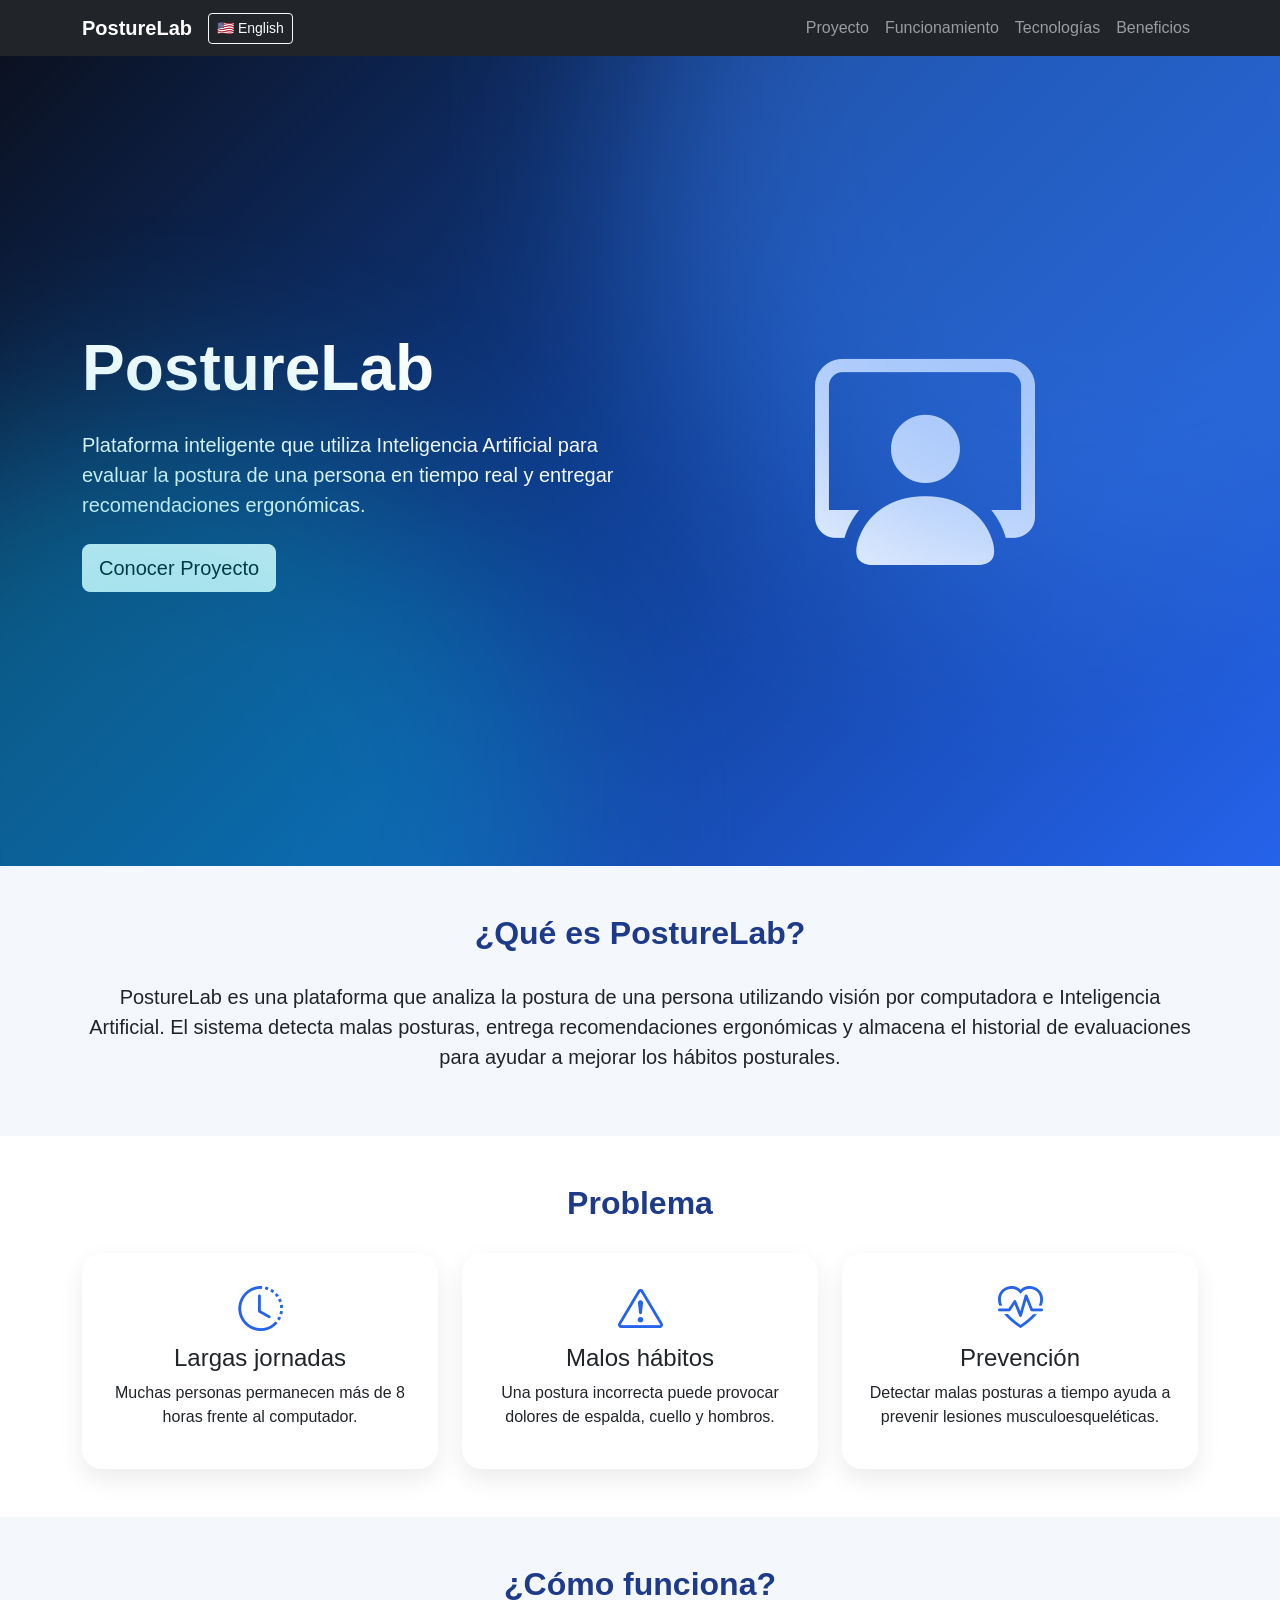
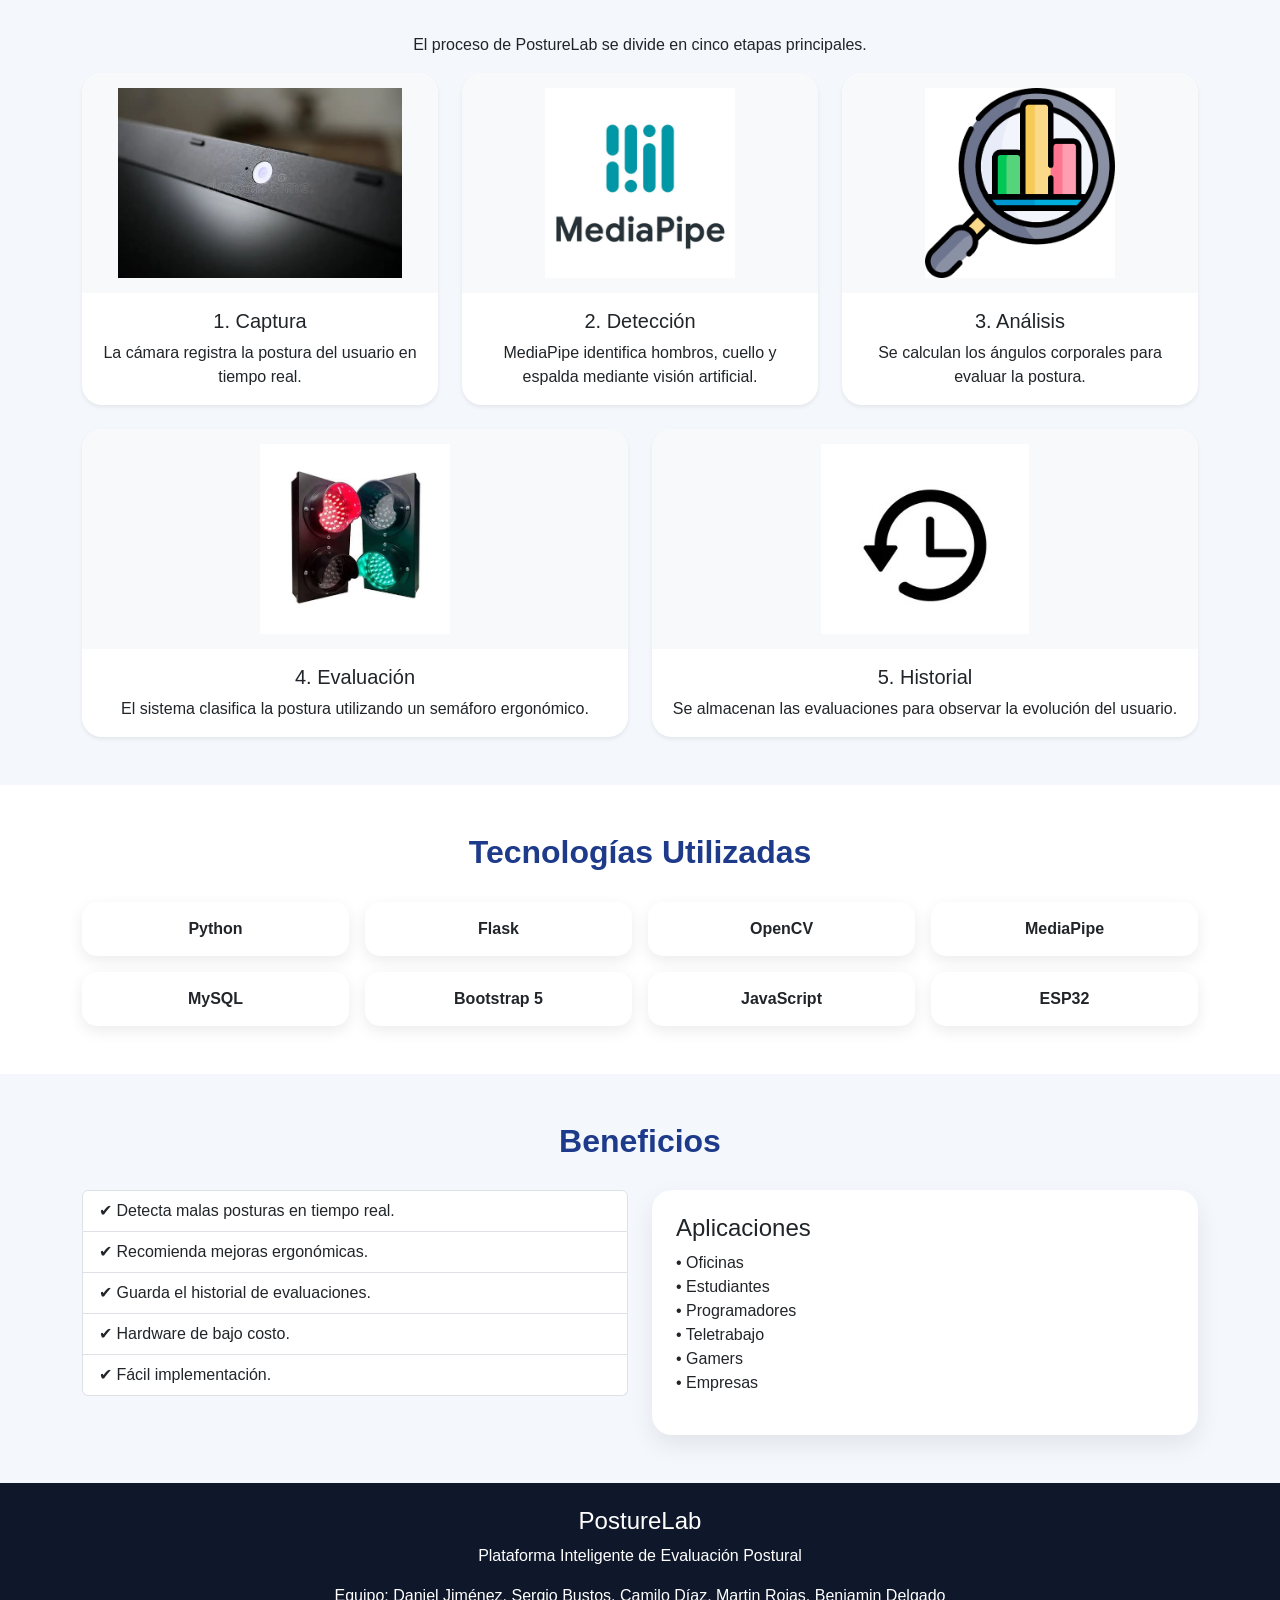
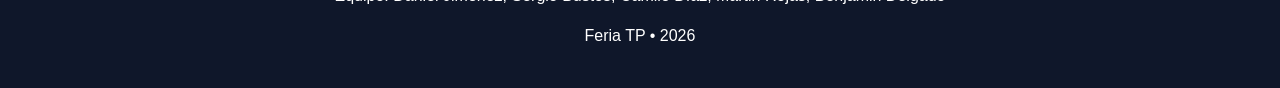
<file: PostureLab.html>
<!DOCTYPE html>
<html lang="es">

<head>
    <meta charset="UTF-8">
    <meta name="viewport" content="width=device-width, initial-scale=1.0">
    <title>PostureLab | Feria TP</title>

    <!-- Bootstrap -->
    <link href="https://cdn.jsdelivr.net/npm/bootstrap@5.3.3/dist/css/bootstrap.min.css" rel="stylesheet">
    <link rel="stylesheet" href="static/css/style.css">
    <!-- Bootstrap Icons -->
    <link rel="stylesheet" href="https://cdn.jsdelivr.net/npm/bootstrap-icons@1.11.3/font/bootstrap-icons.min.css">


</head>

<body>

    <!-- NAVBAR -->

    <nav class="navbar navbar-expand-lg navbar-dark bg-dark sticky-top">

        <div class="container">

            <div class="d-flex align-items-center">

                <a class="navbar-brand fw-bold me-3" href="#">
                    PostureLab
                </a>

                <button id="btnIdioma" class="btn btn-outline-light btn-sm">
                    🇺🇸 English
                </button>

            </div>

            <button class="navbar-toggler" data-bs-toggle="collapse" data-bs-target="#menu">
                <span class="navbar-toggler-icon"></span>
            </button>

            <div class="collapse navbar-collapse" id="menu">

                <ul class="navbar-nav ms-auto">

                    <li class="nav-item">
                        <a id="navProyecto" class="nav-link" href="#proyecto">Proyecto</a>
                    </li>

                    <li class="nav-item">
                        <a id="navFuncionamiento" class="nav-link" href="#funciona">Funcionamiento</a>
                    </li>

                    <li class="nav-item">
                        <a id="navTecnologias" class="nav-link" href="#tecnologias">Tecnologías</a>
                    </li>

                    <li class="nav-item">
                        <a id="navBeneficios" class="nav-link" href="#beneficios">Beneficios</a>
                    </li>

                </ul>

            </div>

        </div>

    </nav>

    <!-- HERO -->

    <section class="hero">

        <div class="container">

            <div class="row align-items-center">

                <div class="col-lg-6">

                    <h1 id="heroTitulo">PostureLab</h1>

                    <p id="heroTexto" class="lead my-4">
                        Plataforma inteligente que utiliza Inteligencia Artificial para evaluar la postura de una
                        persona en tiempo real y entregar recomendaciones ergonómicas.
                    </p>

                    <a href="#proyecto" id="heroBoton" class="btn btn-light btn-lg">
                        Conocer Proyecto
                    </a>

                </div>

                <div class="col-lg-6 text-center">

                    <i class="bi bi-person-workspace" style="font-size:220px;"></i>

                </div>

            </div>

        </div>

    </section>

    <!-- PROYECTO -->

    <section id="proyecto" class="py-5">

        <div class="container">

            <h2 id="tituloProyecto" class="section-title text-center">
                ¿Qué es PostureLab?
            </h2>

            <p id="textoProyecto" class="text-center fs-5">

                PostureLab es una plataforma que analiza la postura de una persona utilizando visión por computadora e
                Inteligencia Artificial. El sistema detecta malas posturas, entrega recomendaciones ergonómicas y
                almacena el historial de evaluaciones para ayudar a mejorar los hábitos posturales.

            </p>

        </div>

    </section>

    <!-- PROBLEMA -->

    <section class="py-5 bg-white">

        <div class="container">

            <h2 id="tituloProblema" class="section-title text-center">
                Problema
            </h2>

            <div class="row g-4">

                <div class="col-md-4">

                    <div class="card p-4 text-center h-100">

                        <i class="bi bi-clock-history icon"></i>

                        <h4 id="problema1Titulo">
                            Largas jornadas
                        </h4>

                        <p id="problema1Texto">
                            Muchas personas permanecen más de 8 horas frente al computador.
                        </p>

                    </div>

                </div>

                <div class="col-md-4">

                    <div class="card p-4 text-center h-100">

                        <i class="bi bi-exclamation-triangle icon"></i>

                        <h4 id="problema2Titulo">
                            Malos hábitos
                        </h4>

                        <p id="problema2Texto">
                            Una postura incorrecta puede provocar dolores de espalda, cuello y hombros.
                        </p>

                    </div>

                </div>

                <div class="col-md-4">

                    <div class="card p-4 text-center h-100">

                        <i class="bi bi-heart-pulse icon"></i>

                        <h4 id="problema3Titulo">
                            Prevención
                        </h4>

                        <p id="problema3Texto">
                            Detectar malas posturas a tiempo ayuda a prevenir lesiones musculoesqueléticas.
                        </p>

                    </div>

                </div>

            </div>

        </div>

    </section>

    <section id="funciona" class="py-5">

        <div class="container">

            <h2 id="tituloFuncionamiento" class="section-title text-center">
                ¿Cómo funciona?
            </h2>

            <p id="funcionDescripcion" class="text-center">
                El proceso de PostureLab se divide en cinco etapas principales.
            </p>

            <div class="row g-4">

                <!-- Paso 1 -->
                <div class="col-lg-4 col-md-6">
                    <div class="card h-100 shadow-sm">

                        <img src="static/resources/images/Camara.png" class="card-img-top proceso-img" alt="Captura">

                        <div class="card-body text-center d-flex flex-column">

                            <h5 id="funcion1Titulo">1. Captura</h5>

                            <p id="funcion1Texto">
                                La cámara registra la postura del usuario en tiempo real.
                            </p>
                        </div>

                    </div>
                </div>

                <!-- Paso 2 -->
                <div class="col-lg-4 col-md-6">
                    <div class="card h-100 shadow-sm">

                        <img src="static/resources/images/mediapipe.png" class="card-img-top proceso-img"
                            alt="MediaPipe">

                        <div class="card-body text-center d-flex flex-column">

                            <h5 id="funcion2Titulo">2. Detección</h5>

                            <p id="funcion2Texto">
                                MediaPipe identifica hombros, cuello y espalda mediante visión artificial.
                            </p>

                        </div>

                    </div>
                </div>

                <!-- Paso 3 -->
                <div class="col-lg-4 col-md-6">
                    <div class="card h-100 shadow-sm">

                        <img src="static/resources/images/Analisis.png" class="card-img-top proceso-img" alt="Análisis">

                        <div class="card-body text-center d-flex flex-column">

                            <h5 id="funcion3Titulo">3. Análisis</h5>
                            <p id="funcion3Texto">
                                Se calculan los ángulos corporales para evaluar la postura.
                            </p>

                        </div>

                    </div>
                </div>

                <!-- Paso 4 -->
                <div class="col-lg-6">
                    <div class="card h-100 shadow-sm">

                        <img src="static/resources/images/images.png" class="card-img-top proceso-img" alt="Semáforo">

                        <div class="card-body text-center d-flex flex-column">

                            <h5 id="funcion4Titulo">4. Evaluación</h5>

                            <p id="funcion4Texto">
                                El sistema clasifica la postura utilizando un semáforo ergonómico.
                            </p>

                        </div>

                    </div>
                </div>

                <!-- Paso 5 -->
                <div class="col-lg-6">
                    <div class="card h-100 shadow-sm">

                        <img src="static/resources/images/historial.png" class="card-img-top proceso-img"
                            alt="Historial">

                        <div class="card-body text-center d-flex flex-column">

                            <h5 id="funcion5Titulo">5. Historial</h5>

                            <p id="funcion5Texto">
                                Se almacenan las evaluaciones para observar la evolución del usuario.
                            </p>

                        </div>

                    </div>
                </div>

            </div>

        </div>

    </section>

    <!-- TECNOLOGIAS -->

    <section id="tecnologias" class="py-5 bg-white">

        <div class="container">

            <h2 id="tituloTecnologias" class="section-title text-center">
                Tecnologías Utilizadas
            </h2>

            <div class="row g-3 text-center">

                <div class="col-md-3">
                    <div class="tech">Python</div>
                </div>
                <div class="col-md-3">
                    <div class="tech">Flask</div>
                </div>
                <div class="col-md-3">
                    <div class="tech">OpenCV</div>
                </div>
                <div class="col-md-3">
                    <div class="tech">MediaPipe</div>
                </div>

                <div class="col-md-3">
                    <div class="tech">MySQL</div>
                </div>
                <div class="col-md-3">
                    <div class="tech">Bootstrap 5</div>
                </div>
                <div class="col-md-3">
                    <div class="tech">JavaScript</div>
                </div>
                <div class="col-md-3">
                    <div class="tech">ESP32</div>
                </div>

            </div>

        </div>

    </section>

    <!-- BENEFICIOS -->

    <section id="beneficios" class="py-5">

        <div class="container">

            <h2 id="tituloBeneficios" class="section-title text-center">
                Beneficios
            </h2>

            <div class="row g-4">

                <div class="col-md-6">

                    <ul class="list-group">

                        <li id="beneficio1" class="list-group-item">
                            ✔ Detecta malas posturas en tiempo real.
                        </li>

                        <li id="beneficio2" class="list-group-item">
                            ✔ Recomienda mejoras ergonómicas.
                        </li>

                        <li id="beneficio3" class="list-group-item">
                            ✔ Guarda el historial de evaluaciones.
                        </li>

                        <li id="beneficio4" class="list-group-item">
                            ✔ Hardware de bajo costo.
                        </li>

                        <li id="beneficio5" class="list-group-item">
                            ✔ Fácil implementación.
                        </li>

                    </ul>

                </div>

                <div class="col-md-6">

                    <div class="card p-4 h-100">

                        <h4 id="tituloAplicaciones">Aplicaciones</h4>

                        <p id="textoAplicaciones">

                            • Oficinas<br>
                            • Estudiantes<br>
                            • Programadores<br>
                            • Teletrabajo<br>
                            • Gamers<br>
                            • Empresas
                        </p>
                    </div>

                </div>

            </div>

        </div>

    </section>

    <!-- FOOTER -->

    <footer class="py-4">

        <div class="container text-center">

            <h4 id="footerTitulo">PostureLab</h4>

            <p id="footerSubtitulo">
                Plataforma Inteligente de Evaluación Postural
            </p>

            <p id="footerEquipo">
                Equipo: Daniel Jiménez, Sergio Bustos, Camilo Díaz, Martin Rojas, Benjamin Delgado
            </p>

            <p id="footerFeria">
                Feria TP • 2026
            </p>
        </div>

    </footer>

    <script src="https://cdn.jsdelivr.net/npm/bootstrap@5.3.3/dist/js/bootstrap.bundle.min.js"></script>
    <script src="static/js/traductor.js"></script>
</body>

</html>
</file>
<file: static/css/style.css>
html {
     scroll-behavior: smooth;
 }

 body {
     font-family: Arial, Helvetica, sans-serif;
     background: #f4f7fb;
 }


 .hero {
     position: relative;
     overflow: hidden;
     background: linear-gradient(135deg, #0b1120, #0f3d91, #2563eb);
     color: white;
     min-height: 90vh;
     display: flex;
     align-items: center;
 }

 .hero h1 {
     font-size: 4rem;
     font-weight: bold;
 }

 .section-title {
     font-weight: bold;
     color: #1e3a8a;
     margin-bottom: 30px;
 }

 .card {
     border: none;
     border-radius: 20px;
     transition: .3s;
     box-shadow: 0 10px 25px rgba(0, 0, 0, .08);
 }

 .card:hover {
     transform: translateY(-8px);
 }

 .icon {
     font-size: 45px;
     color: #2563eb;
 }

 .tech {
     background: white;
     padding: 15px;
     border-radius: 15px;
     text-align: center;
     font-weight: bold;
     box-shadow: 0 5px 15px rgba(0, 0, 0, .08);
 }

 footer {
     background: #0f172a;
     color: white;
 }

 .proceso-img {
     width: 100%;
     height: 220px;
     object-fit: contain;
     /* Mantiene la imagen completa */
     background: #f8f9fa;
     padding: 15px;
     border-radius: 20px 20px 0 0;
 }

 .card {
     border: none;
     border-radius: 20px;
     overflow: hidden;
     transition: .3s;
 }

 .card:hover {
     transform: translateY(-8px);
     box-shadow: 0 15px 35px rgba(0, 0, 0, .15);
 }

 .card-body {
     display: flex;
     flex-direction: column;
     align-items: center;
     text-align: center;
 }

 .titulo-card {
     min-height: 55px;
     display: flex;
     align-items: center;
     justify-content: center;
     font-weight: bold;
     color: #1e3a8a;
     margin-bottom: 10px;
 }

 .card-body p {
     flex-grow: 1;
     display: flex;
     align-items: center;
     margin-bottom: 0;
 }

 .hero::before {
     content: "";
     position: absolute;
     width: 900px;
     height: 900px;
     background: #3b82f6;
     border-radius: 50%;
     top: -350px;
     right: -250px;
     filter: blur(100px);
     opacity: .45;
     animation: mover1 6s ease-in-out infinite alternate;
 }

 .hero::after {
     content: "";
     position: absolute;
     width: 800px;
     height: 800px;
     background: #06b6d4;
     border-radius: 50%;
     bottom: -350px;
     left: -250px;
     filter: blur(100px);
     opacity: .35;
     animation: mover2 5s ease-in-out infinite alternate;
 }

 @keyframes mover1 {

     from {
         transform: translate(0, 0) scale(1);
     }

     to {
         transform: translate(-180px, 120px) scale(1.3);
     }

 }

 @keyframes mover2 {

     from {
         transform: translate(0, 0) scale(1);
     }

     to {
         transform: translate(180px, -120px) scale(1.25);
     }

 }
</file>
